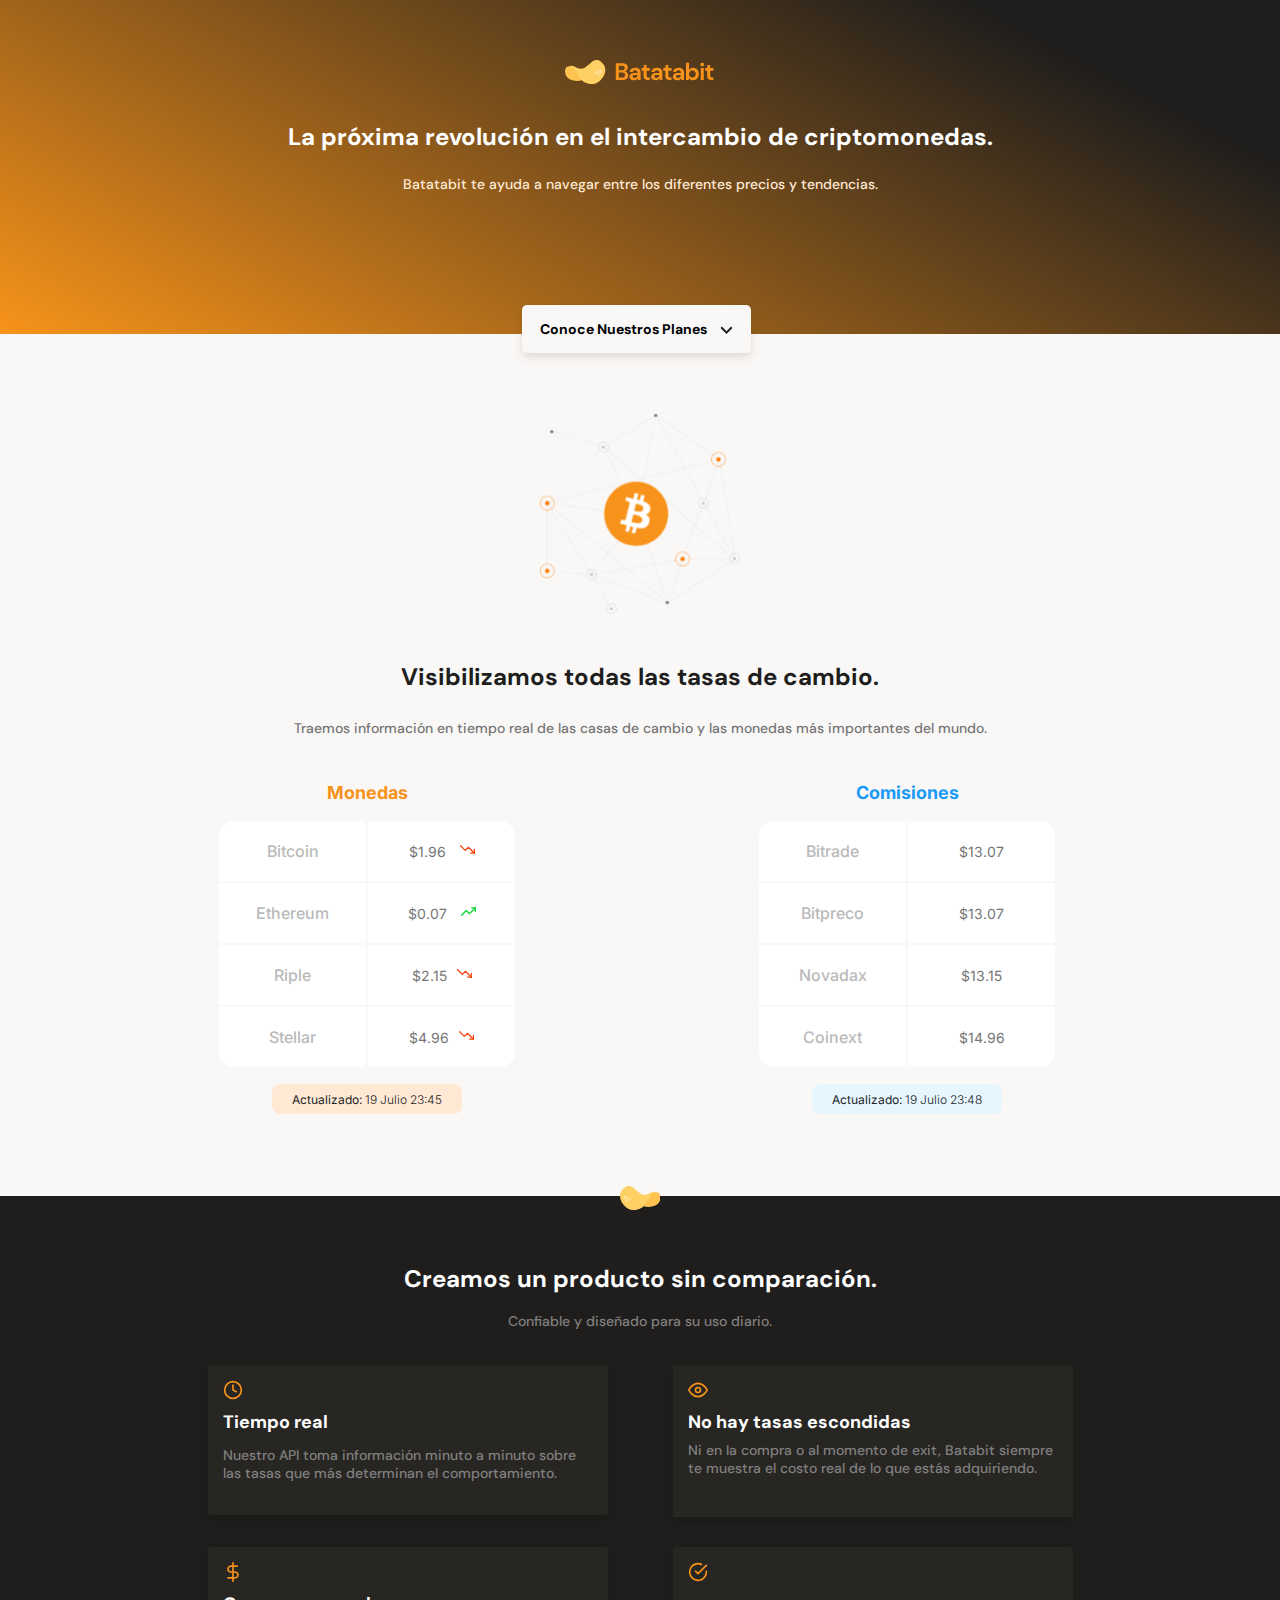
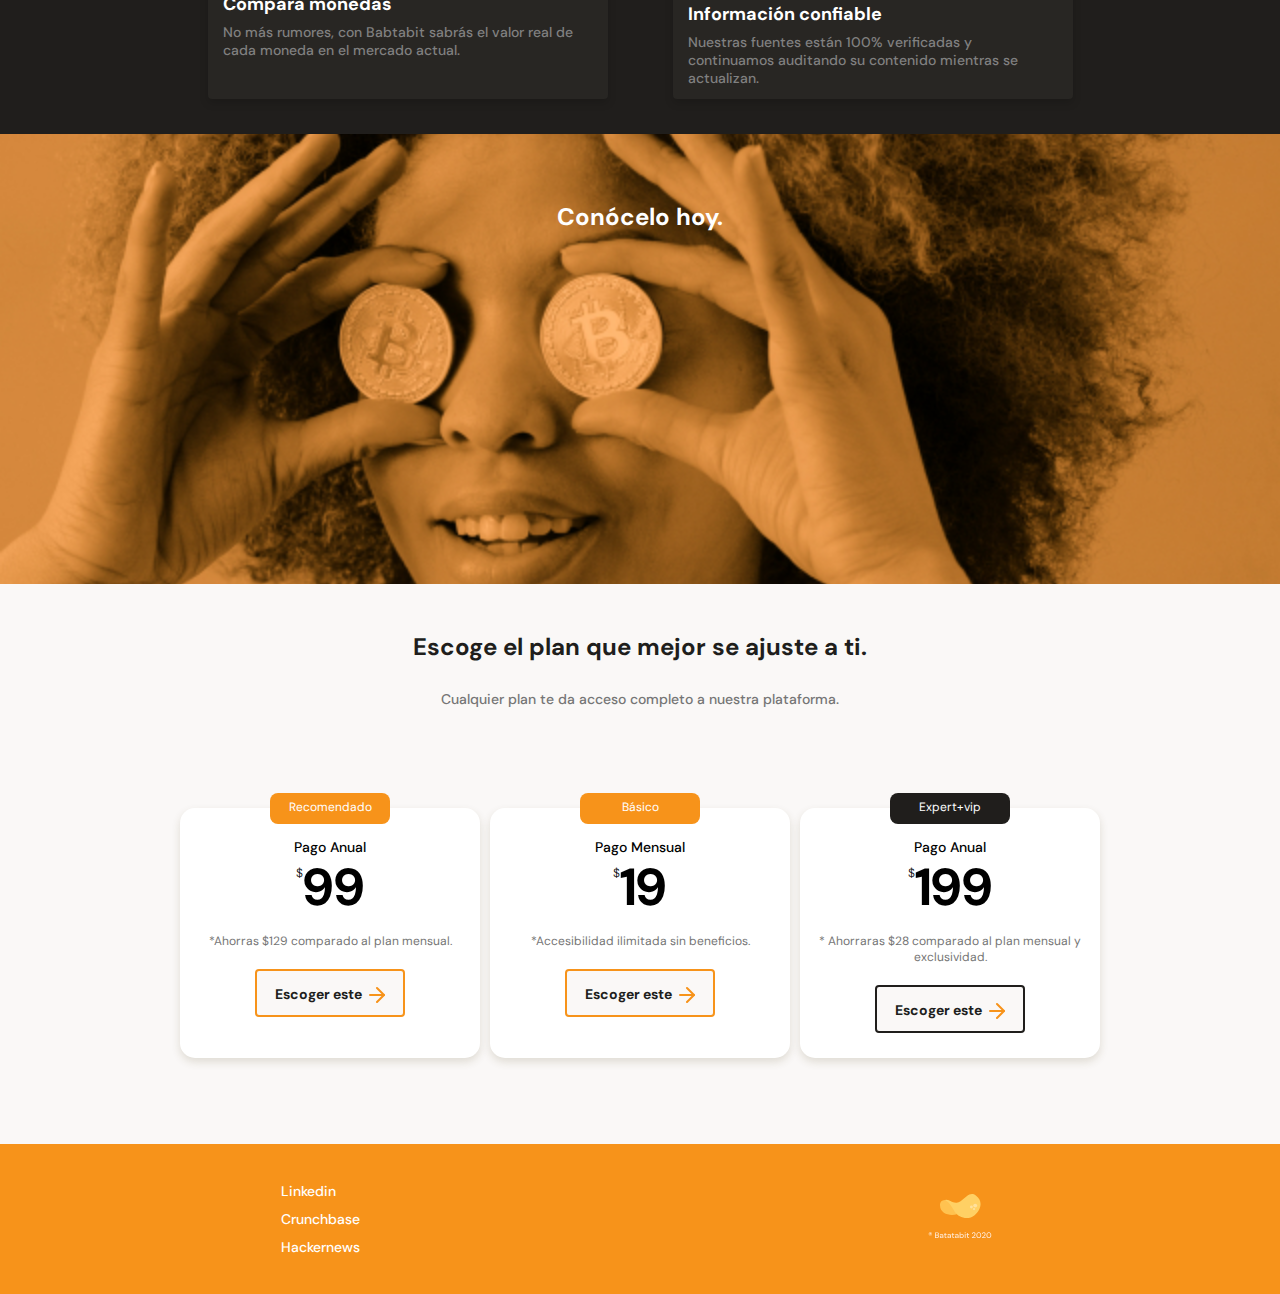
<file: criptomonedas/index.html>
<!DOCTYPE html>
<html lang="en">
<head>
    <meta charset="UTF-8">
    <meta http-equiv="X-UA-Compatible" content="IE=edge">
    <meta name="viewport" content="width=device-width, initial-scale=1.0">
    <title>Criptomonedas</title>
    <link rel="stylesheet" href="./css/style.css">
    <link rel="preconnect" href="https://fonts.googleapis.com">
    <link rel="preconnect" href="https://fonts.gstatic.com" crossorigin>
    <link href="https://fonts.googleapis.com/css2?family=DM+Sans:wght@400;500;700&family=Inter:wght@300;500&display=swap" rel="stylesheet">
    <link rel="stylesheet" href="./css/tablet.css" media="(min-width:930px)">
    <link rel="stylesheet" href="./css/desktop.css" media="(min-width:1086px)">
</head>
<body>
    <header>
        <img src="./assets/icons/logo.svg" alt="Logo">
        <div class="header-title-container">
            <h1>La próxima revolución en el intercambio de criptomonedas.</h1>
            <p>Batatabit te ayuda a navegar entre los diferentes precios y tendencias.</p>
            <a href="#plans" class="header-button">Conoce Nuestros Planes <span></span></a>
        </div>
    </header>
    <main>
        <section class="main-exchange-container">
            <div class="backgroundImg"></div>
            <div class="main-exchange-container-title">
                <h2>Visibilizamos todas las tasas de cambio.</h2>
                <p>Traemos información en tiempo real de las casas de cambio y las monedas más importantes del mundo.</p>
            </div>
            <section class="main-tables-container">
                <div class="main-currency-table">
                    <p class="currency-table--title">Monedas</p>
                    <div class="currency-table--container">
                        <table>
                            <tr>
                                <td class="table__top-left">Bitcoin</td>
                                <td class="table__top-right  table__right">$1.96 <span class="down"></span></td>
                            </tr>
                            <tr>
                                <td>Ethereum</td>
                                <td class="table__right">$0.07 <span class="up"></span></td>
                            </tr>
                            <tr>
                                <td>Riple</td>
                                <td class="table__right">$2.15<span class="down"></span></td>
                            </tr>
                            <tr>
                                <td class="table__bottom-left">Stellar</td>
                                <td class="table__bottom-right  table__right">$4.96<span class="down"></span></td>
                            </tr>
                        </table>
                    </div>
                    <div class="currency-table--date">
                        <p><b> Actualizado:</b> 19 Julio 23:45 </p>
                    </div>
                </div>

                <div class="main-commission-table">
                    <p class="commission-table--title">Comisiones</p>
                    <div class="main-commission-table--container">
                      <table>
                        <tr>
                            <td class="table__top-left">Bitrade</td>
                            <td class="table__top-right table__right">$13.07</td>
                        </tr>
                        <tr>
                            <td>Bitpreco</td>
                            <td class="table__right">$13.07</td>
                        </tr>
                        <tr>
                            <td>Novadax</td>
                            <td class="table__right">$13.15</td>
                        </tr>
                        <tr>
                            <td class="table__bottom-left">Coinext</td>
                            <td class="table__bottom-right table__right">$14.96</td>
                        </tr>
                      </table>
                    </div>
                    <div class="commission-table--date">
                        <p> <b>Actualizado:</b> 19 Julio 23:48</p>
                    </div>
                </div>
            </section>
        </section>
        
        <section class="main-product-detail">
            <span class="product-detail--batata-logo"></span>
            <div class="product-detail--title">
                <h2>Creamos un producto sin comparación.</h2>
                <p>Confiable y diseñado para su uso diario.</p>
            </div>
            <section class="product-cards--container">
                <article class="product-detail--card">
                    <span class="clock"></span>
                    <p class="product--card-title">Tiempo real</p>
                    <p class="product--card-body">Nuestro API toma información minuto a minuto sobre las tasas que más determinan el comportamiento.</p>
                </article>
                <article class="product-detail--card2">
                    <span class="eyes"></span>
                    <p class="product--card2-title">No hay tasas escondidas</p>
                    <p class="product--card2-body">Ni en la compra o al momento de exit, Batabit siempre te muestra el costo real de lo que estás adquiriendo.</p>
                </article>
                <article class="product-detail--card3">
                    <span class="dollar"></span>
                    <p class="product--card3-title">Compara monedas</p>
                    <p class="product--card3-body">No más rumores, con Babtabit sabrás el valor real de cada moneda en el mercado actual.</p>
                </article>
                <article class="product-detail--card4">
                    <span class="checkcircle"></span>
                    <p class="product--card4-title">Información confiable</p>
                    <p class="product--card4-body">Nuestras fuentes están 100% verificadas y continuamos auditando su contenido mientras se actualizan.</p>
                </article>
            </section>
        </section>
        <section class="bitcoin-img-container">
            <h2>Conócelo hoy.</h2>
        </section>
        <section id="plans" class="main-plans-container">
            <div class="plans-title">
                <h2>Escoge el plan que mejor se ajuste a ti.</h2>
                <p>Cualquier plan te da acceso completo a nuestra plataforma.</p>
            </div>
            <section class="plans-container--slider">
                <article class="plans-container--card">
                    <p class="recommended">Recomendado</p>
                    <div class="plan-info-container">
                        <h3 class="plan-card--title">Pago Anual</h3>
                        <p class="plan-card--price"><span>$</span>99</p>
                        <p class="plan-card--saving">*Ahorras $129 comparado al plan mensual.</p>
                        <button class="plan-card--ca">Escoger este <span></span></button>
                    </div>
                </article>
                <article class="plans-container--card2">
                    <p class="basic">Básico</p>
                    <div class="plan-info-container2">
                        <h3 class="plan-card--title2">Pago Mensual</h3>
                        <p class="plan-card--price2"><span>$</span>19</p>
                        <p class="plan-card--saving2">*Accesibilidad ilimitada sin beneficios.</p>
                        <button class="plan-card--ca2">Escoger este <span></span></button>
                    </div>
                </article>
                <article class="plans-container--card3">
                    <p class="expert">Expert+vip</p>
                    <div class="plan-info-container3">
                        <h3 class="plan-card--title3">Pago Anual</h3>
                        <p class="plan-card--price3"><span>$</span>199</p>
                        <p class="plan-card--saving3">* Ahorraras $28 comparado al plan mensual y exclusividad.</p>
                        <button class="plan-card--ca3">Escoger este <span></span></button>
                    </div>
                </article>
            </section>
        </section>
    </main>
    <footer>
        <section class="left">
            <ul>
                <li><a href="#">Linkedin</a></li>
                <li><a href="#">Crunchbase</a></li>
                <li><a href="#">Hackernews</a></li>
            </ul>
        </section>
        <section class="right">
            <img src="./assets/img/logo-footer.svg" alt="Logo de Batata 2021">
        </section>
    </footer>
</body>
</html>
</file>
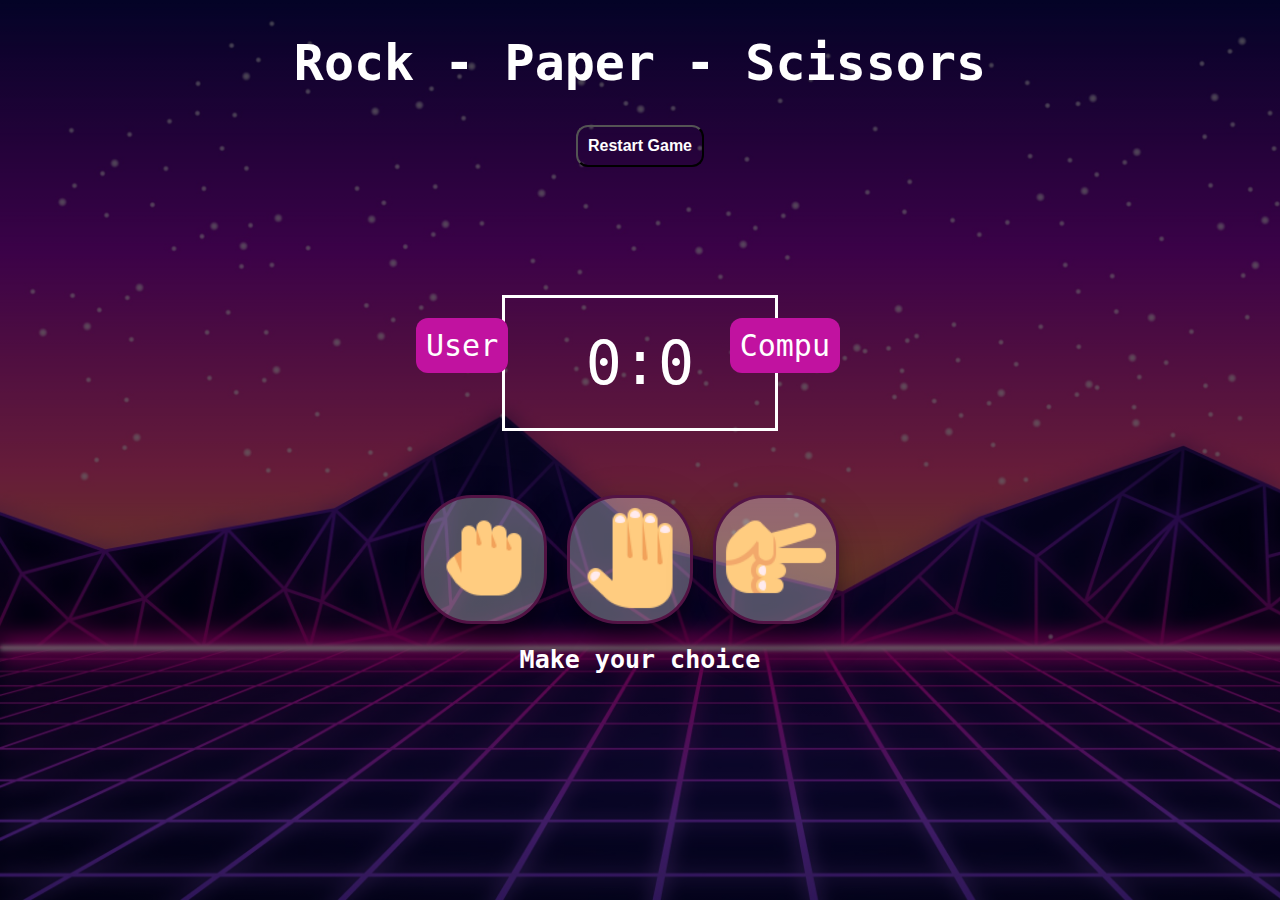
<file: rock-paper-scissors--master/index.html>
<!DOCTYPE html>
<html lang="en">

<head>
  <meta charset="UTF-8">
  <meta name="viewport" content="width=device-width, initial-scale=1.0">
  <link rel="stylesheet" href="css/style.css">
  <link rel="stylesheet" href="css/modal.css">
  <title>Rock-paper-scissors</title>
</head>

<body>
  <header>
    <h1>Rock - Paper - Scissors</h1>
  </header>
  <div class="btn-container">
    <button id="restart" class="restart-btn">Restart Game</button>
  </div>
  <div class="score-board">
    <div id="user-badge" class="badge">User</div>
    <div id="cpu-badge" class="badge">Compu</div>
    <span id="user-score">0</span>:<span id="cpu-score">0</span>
  </div>
  <div class="choices">
    <div id="rock" class="choice">
      <img src="images/rock.png" alt="">
    </div>
    <div id="paper" class="choice">
      <img src="images/paper.png" alt="">
    </div>
    <div id="scissors" class="choice">
      <img src="images/scissors.png" alt="">
    </div>
  </div>
  <h2>Make your choice</h2>
  </div>

  <!-- Modal -->
  <div class="modal">
    <div id="result" class="modal-content"></div>
  </div>
  <script src="js/main.js"></script>
</body>

</html>
</file>
<file: criptomonedas/css/style.css>
/* 
  1.posicionamiento
  2.Modelo de caja (box model)
  3.Tipografia
  4.Efectos visuales
  5.Otras reglas
*/
:root{
    /* colores */
    --bitcoin-orange:#F7931A;
    --soft-orange:#FFE9D5;
    --secondary-blue:#1A9AF7;
    --soft-blue:#E7F5FF;
    --black:#282623;
    --warm-black:#201E1C;
    --gre:#BABABA;
    --off-white:#FAF8F7;
    --just-white:#FFFFFF;
    --product-container:#808080;
}
*{
    box-sizing: border-box;
    margin: 0;
    padding: 0;
}
html{
    font-size: 62.5%;
    font-family: 'DM Sans', sans-serif;
}
header{
    position:relative;
    display: flex;
    flex-direction: column;
    justify-content: center;    
    width: 100%;
    min-width: 320px;/*es el tamaño mas pequeño en moviles*/
    height: 334px;
    text-align: center;
    background: linear-gradient(207.8deg, #201E1C 16.69%, #F7931A 100%); /*el linear-gradient es para el fondo difuminado*/
}
header img{
    width: 150px;
    height: 24px;
    margin-top: 60px;
    align-self: center; /*esta es la forma de centrar a un elemento que tenga un contenedor con display:flex*/
}

.header-title-container{
    width: 90%;
    min-width: 288px;
    max-width: 900px;/*es para llegue a los 900px este deja de crecer*/
    height: 218px;
    margin-top: 40px;
    text-align: center;
    align-self: center;
}
.header-title-container h1{
    font-size: 2.4rem;
    font-weight: bold;/*es para el peso de la fuente*/
    line-height: 2.6rem;/*es la dimension que van a tener entre lineas*/
    color: var(--just-white);
}
.header-title-container p{
    margin-top: 25px;
    font-size: 1.4rem;
    font-weight: 500;
    line-height: 1.8rem;
    color: var(--soft-orange);
}
.header-title-container .header-button{
    position: absolute;
    left: calc(50% - 118px); /*nos ayud a general un calculo*/
    top: 270px;
    display: block;
    margin-top: 35px;
    padding: 15px;
    width: 229px;
    height: 48px;
    background-color: var(--off-white);
    /* sombre */
    box-shadow: 0px 4px 8px rgba(89, 73, 30, 0.16);
    border: none;
    border-radius: 5px;
    font-size: 1.4rem;
    font-weight: bold;
    text-decoration: none;
    color: var (var(--warm-black));
}
.header-button span{
    display: inline-block;
    width: 13px;
    height: 8px;
    margin-left: 10px;
    background-image: url('../assets/icons/down-arrow.svg');
}

main{
    width: 100%;
    height:auto;
    background-color:var(--off-white) ;
}
.main-exchange-container{
    width:100%;
    height: auto;
    padding-top: 80px;
    padding-bottom: 30px;
    text-align: center;
}
.main-exchange-container-title{
    width: 90%;
    min-width:288px;
    max-width: 900px;
    margin: 0 auto;
}
.main-exchange-container .backgroundImg{
    width: 200px;
    height: 200px;
    margin: 0 auto;
    margin-bottom: 50px;
    background-image: url('../assets/img/Bitcoin.svg');
    background-size: cover;
    background-position: center;
    background-repeat: no-repeat;
}
.main-exchange-container h2{
    margin-bottom: 30px;
    font-size: 2.4rem;
    font-weight: bold;
    line-height: 2.6rem;
    color: var(--warm-black);
}
.main-exchange-container p{
    margin-bottom: 30px;
    font-size: 1.4rem;
    font-weight: 500;
    line-height: 1.6rem;
    color: #757575;
}
.main-tables-container{
    display: flex;
    height: 400px;/*tiene que se mas alto que las tarjetas*/
    overflow-x: scroll;
    overscroll-behavior-x: contain;
    scroll-snap-type: x proximity
}
.main-currency-table{
    width: 70%;
    min-width: 235px;
    max-width: 500px;
    height: 360px;
    margin: 0 20px;
    font-family: "Inter", sans-serif;
}
.main-currency-table .currency-table--title{
    margin: 15px;
    font-size: 1.8rem;
    font-weight: bold;
    line-height: 2.3rem;
    color: var(--bitcoin-orange);
}
.currency-table--container{
    width: 90%;
    min-width: 230px;
    max-width: 300px;
    height: 250px;
    margin: 0 auto;
}
.currency-table--container table{
    width: 100%;
    height: 100%;
}
.currency-table--container td{
    width: 50%; /*es para que se posicione*/
    font-size: 1.6rem;
    font-weight: 500;
    line-height: 1.9rem;
    color: var(--gre);
    background-color: var(--just-white);
}
.currency-table--container .table__top-left{
    border-radius: 15px 0 0 0;
}
.currency-table--container .table__top-right{
    border-radius: 0 15px 0 0;
}
.currency-table--container .table__bottom-left{
    border-radius: 0 0 0 15px;
}
.currency-table--container .table__bottom-right{
    border-radius: 0 0 15px 0;
}
.currency-table--container .table__right{
    font-size: 1.4rem;
    font-weight: normal;
    line-height: 1.7rem;
    color: #757575;
}
.currency-table--container .down{
    display: inline-block;
    width: 15px;
    height: 15px;
    margin-left: 10px;
    background-image: url('../assets/icons/trending-down.svg');
    background-size: cover;
    background-position:center;
    background-repeat: no-repeat;
}
.currency-table--container .up{
    display: inline-block;
    width: 15px;
    height: 15px;
    margin-left: 10px ;
    background-image: url('../assets/icons/trending-up.svg');
    background-size: cover;
    background-position: center;
    background-repeat: no-repeat;
}
.currency-table--date{
    width: 190px;
    height: 30px;
    margin: 0 auto;
    margin-top: 15px;
    padding: 8px;
    background-color: var(--soft-orange);
    border-radius: 8px;
}
.currency-table--date p{
    font-size: 1.2rem;
    font-weight: 300;
    line-height: 1.5rem;
    color: var(--warm-black);
}

.main-commission-table{
    width: 70%;
    min-width: 235px;
    max-width: 500px;
    height: 360px;
    margin: 0 20px;
    font-family: "Inter", sans-serif;
}
.main-commission-table .commission-table--title{
    margin: 15px;
    font-size: 1.8rem;
    font-weight: bold;
    line-height: 2.3rem;
    color: var(--secondary-blue);
}
.main-commission-table--container{
    width: 90%;
    min-width: 230px;
    max-width: 300px;
    height: 250px;
    margin: 0 auto;
}
.main-commission-table--container table{
    width: 100%;
    height: 100%;
}
.main-commission-table--container td{
    width: 50%; /*es para que se posicione*/
    font-size: 1.6rem;
    font-weight: 500;
    line-height: 1.9rem;
    color: var(--gre);
    background-color: var(--just-white);
}
.main-commission-table--container .table__top-left{
    border-radius: 15px 0 0 0;
}
.main-commission-table--container .table__top-right{
    border-radius: 0 15px 0 0;
}
.main-commission-table--container .table__bottom-left{
    border-radius: 0 0 0 15px;
}
.main-commission-table--container .table__bottom-right{
    border-radius: 0 0 15px 0;
}
.main-commission-table--container .table__right{
    font-size: 1.4rem;
    font-weight: normal;
    line-height: 1.7rem;
    color: #757575;
}
.commission-table--date{
    width: 190px;
    height: 30px;
    margin: 0 auto;
    margin-top: 15px;
    padding: 8px;
    background-color: var(--soft-blue);
    border-radius: 8px;
}
.commission-table--date p{
    font-size: 1.2rem;
    font-weight: 300;
    line-height: 1.5rem;
    color: var(--warm-black);
}

.main-product-detail{
    position: relative;
    width: 100%;
    min-width: 320px;
    height: auto;
    padding: 20px 10px;
    background-color: var(--warm-black);
}
.product-detail--batata-logo{
    position: absolute;
    width: 40px;
    height: 25px;
    top:-10px;
    left: calc(50% - 20px);
    background-image: url('../assets/icons/batata.svg');
}

.product-detail--title{
    width: 90%;
    min-width: 288px;
    height: auto;
    margin: 0 auto;
    margin-top:50px;
    text-align: center;
}
.product-detail--title h2{
    margin-bottom: 20px;
    font-size: 2.4rem;
    font-weight: bold;
    line-height: 2.6rem;
    color: var(--just-white);
}
.product-detail--title p{
    margin-bottom:20px;
    font-size: 1.4rem;
    font-weight: 500;
    line-height: 1.8rem;
    color: var(--product-container);
}
.product-detail--card{
    width: 90%;
    min-width: 288px;
    max-width: 400px;
    height: 150px;
    margin: 15px auto;
    padding: 15px;
    background-color: var(--black);
    border-radius: 4px;
    box-shadow: 0 4px 8px rgba(0, 0, 0, 0.16);
}
.product-detail--card .clock{
    display: inline-block;
    width: 20px;
    height:20px;
    margin-bottom:10px;
    background-image: url('../assets/icons/clock.svg');
    background-size: cover;
    background-position: center;
    background-repeat: no-repeat;
}
.product--card-title{
    margin-bottom: 15px;
    font-size: 1.8rem;
    font-weight: bold;
    line-height: 1.8rem;
    color: var(--just-white);
}
.product--card-body{
    font-size: 1.4rem;
    font-weight: 500;
    line-height: 1.8rem;
    color: var(--product-container);
}

.product-detail--card2{
    width: 90%;
    min-width: 288px;
    max-width: 400px;
    height: 152px;
    margin: 15px auto;
    padding: 15px;
    background-color: var(--black);
    box-shadow: 0px 4px 8px rgba(0, 0, 0, 0.16);
}
.product-detail--card2 .eyes{
    display: inline-block;
    width: 20px;
    height: 20px;
    margin-bottom: 10px;
    background-image: url('../assets/icons/eye.svg');
    background-size: cover;
    background-position: center;
    background-repeat: no-repeat;
}
.product--card2-title{
    margin-bottom: 10px;
    font-size: 1.8rem;
    font-weight: bold;
    line-height: 1.8rem;
    color: var(--just-white);
}
.product--card2-body{
    font-size: 1.4rem;
    font-weight: 500;
    line-height: 1.8rem;
    color: var(--product-container);
}

.product-detail--card3{
    width: 90%;
    min-width: 288px;
    max-width: 400px;
    height: 152px;
    margin: 15px auto;
    padding: 15px;
    background-color: var(--black);
    box-shadow: 0px 4px 8px rgba(0, 0, 0, 0.16);
    border-radius: 4px;
}
.product-detail--card3 .dollar{
    display: inline-block;
    width: 20px;
    height: 20px;
    margin-bottom: 10px;
    background-image: url('../assets/icons/dollar-sign.svg');
    background-size: cover;
    background-position: center;
    background-repeat: no-repeat;
}
.product--card3-title{
    margin-bottom: 10px;
    font-size: 1.8rem;
    font-weight: bold;
    line-height: 1.8rem;
    color: var(--just-white);
}
.product--card3-body{
    font-size: 1.4rem;
    font-weight: 500;
    line-height: 1.8rem;
    color: var(--product-container);
}

.product-detail--card4{
    width: 90%;
    min-width: 288px;
    max-width: 400px;
    height: 152px;
    margin: 15px auto;
    padding: 15px;
    background-color: var(--black);
    box-shadow: 0px 4px 8px rgba(0, 0, 0, 0.16);
    border-radius: 4px;
}
.product-detail--card4 .checkcircle{
    display: inline-block;
    width: 20px;
    height: 20px;
    margin-bottom: 20px;
    background-image: url('../assets/icons/check-circle.svg');
    background-size: cover;
    background-position: center;
    background-repeat: no-repeat;
}
.product--card4-title{
    margin-bottom: 10px;
    font-size: 1.8rem;
    font-weight: bold;
    line-height: 1.8rem;
    color: var(--just-white);
}
.product--card4-body{
    font-size: 1.4rem;
    font-weight: 500;
    line-height: 1.8rem;
    color: var(--product-container);
}

.bitcoin-img-container{
    width: 100%;
    min-width: 320px;
    height: 50vh; /*es como un 50%*/
    text-align: center;
    background-image: url('../assets/img/bitcoinbaby2x.jpg');
    background-size: cover;
    background-position: center;
    background-repeat: no-repeat;
}
.bitcoin-img-container h2{
    padding-top:70px;
    font-size: 2.4rem;
    font-weight: bold;
    line-height: 2.6rem;
    color: var(--just-white);
}

.main-plans-container{
    width:100%;
    min-width: 320px;    
    padding-bottom: 70px;
    text-align: center
}

.plans-title {
    width: 90%;
    min-width: 320px;
    height: auto;
    margin: 0 auto;
    margin-bottom:50px;
}
.plans-title h2{
    padding-top: 50px;
    font-size: 2.4rem;
    font-weight: bold;
    line-height: 2.6rem;
    color: var(--warm-black);
}
.plans-title p{
    padding-top: 30px;
    font-size: 1.4rem;
    font-weight: 500;
    line-height: 1.8rem;
    color: #757575;
}

/* hacer el scroll horizontal */
.plans-container--slider{
    display:flex;
    height: 316px;/*tiene que se mas alto que las tarjetas*/
    overflow-x: scroll;
    overscroll-behavior-x: contain;
    scroll-snap-type: x proximity;
}
/* las tarjetas deben de tener una regla para la animacion */
.plans-container--card{
    position:relative;
    width: 70%;
    min-width: 190px;
    max-width:300px;/*esto es para que no crezca tanto, para luego acomodarlo con mediacueris*/
    height: 250px;
    margin: 50px 5px 0;
    padding:0 15px; /*nos ayuda a centrarlo y a crear un borde*/
    background-color: var(--just-white);
    box-shadow: 0 4px 8px rgba(89, 73, 30, 0.16);
    border-radius: 15px;
}
.recommended{
    position: absolute;
    width: 120px;
    height: 31px;
    padding:6px; /*para centrar un parrafo*/
    top: -15px;
    left: calc(50% - 60px);
    font-size: 1.2rem;
    background-color: var(--bitcoin-orange);
    border-radius: 8px;
    color: var(--just-white);
}
.plan-card--title{
    padding-top:30px;
    font-size:1.4rem;
    font-weight: 500;
    line-height: 1.8rem;
    color: black;
}
.plan-card--price{
    padding: 5px 0;
    font-size: 5.2rem;
    font-weight: bold;
    line-height: 5.3rem;
    color: black;
}
.plan-card--price span{
    position: relative; bottom: 28px;
    font-size: 1.2rem;
    font-weight: 300;
}
.plan-card--saving{
    font-size: 1.2rem;
    color: #757575;
}
.plan-card--ca{
    width: 150px;
    height: 48px;
    margin-top: 20px;
    background-color: #faf8f7;
    border: 2px solid var(--bitcoin-orange);
    border-radius: 4px;
    font-family: 'DM Sans', sans-serif;
    font-size:1.4rem;
    font-weight:bold;
    line-height: 1.8rem;
    color: var(--warm-black);
}
.plan-card--ca span{
    display:inline-block;
    width:20px;
    height: 20px;
    background-image: url('../assets/icons/orange-right-arrow.svg');
    vertical-align: text-bottom;
}

.plans-container--card2{
    position:relative;
    scroll-snap-align:center;/*esto ayuda a que me jale al centro*/
    width: 70%;
    min-width: 190px;
    max-width:300px;/*esto es para que no crezca tanto, para luego acomodarlo con mediacueris*/
    height: 250px;
    margin: 50px 5px 0;
    padding:0 15px; /*nos ayuda a centrarlo y a crear un borde*/
    background-color: var(--just-white);
    box-shadow: 0 4px 8px rgba(89, 73, 30, 0.16);
    border-radius: 15px;
}
.basic{
    position: absolute;
    width: 120px;
    height: 31px;
    padding:6px; /*para centrar un parrafo*/
    top: -15px;
    left: calc(50% - 60px);
    font-size: 1.2rem;
    background-color: var(--bitcoin-orange);
    border-radius: 8px;
    color: var(--just-white);
}
.plan-card--title2{
    padding-top:30px;
    font-size:1.4rem;
    font-weight: 500;
    line-height: 1.8rem;
    color: black;
}
.plan-card--price2{
    padding: 5px 0;
    font-size: 5.2rem;
    font-weight: bold;
    line-height: 5.3rem;
    color: black;
}
.plan-card--price2 span{
    position: relative; bottom: 28px;
    font-size: 1.2rem;
    font-weight: 300;
}
.plan-card--saving2{
    font-size: 1.2rem;
    color: #757575;
}
.plan-card--ca2{
    width: 150px;
    height: 48px;
    margin-top: 20px;
    background-color: #faf8f7;
    border: 2px solid var(--bitcoin-orange);
    border-radius: 4px;
    font-family: 'DM Sans', sans-serif;
    font-size:1.4rem;
    font-weight:bold;
    line-height: 1.8rem;
    color: var(--warm-black);
}
.plan-card--ca2 span{
    display:inline-block;
    width:20px;
    height: 20px;
    background-image: url('../assets/icons/orange-right-arrow.svg');
    vertical-align: text-bottom;
}

.plans-container--card3{
    position:relative;
    width: 70%;
    min-width: 190px;
    max-width:300px;/*esto es para que no crezca tanto, para luego acomodarlo con mediacueris*/
    height: 250px;
    margin: 50px 5px 0;
    padding:0 15px; /*nos ayuda a centrarlo y a crear un borde*/
    background-color: var(--just-white);
    box-shadow: 0 4px 8px rgba(89, 73, 30, 0.16);
    border-radius: 15px;
}
.expert{
    position: absolute;
    width: 120px;
    height: 31px;
    padding:6px; /*para centrar un parrafo*/
    top: -15px;
    left: calc(50% - 60px);
    font-size: 1.2rem;
    background-color: var(--warm-black);
    border-radius: 8px;
    color: var(--just-white);
}
.plan-card--title3{
    padding-top:30px;
    font-size:1.4rem;
    font-weight: 500;
    line-height: 1.8rem;
    color: black;
}
.plan-card--price3{
    padding: 5px 0;
    font-size: 5.2rem;
    font-weight: bold;
    line-height: 5.3rem;
    color: black;
}
.plan-card--price3 span{
    position: relative; bottom: 28px;
    font-size: 1.2rem;
    font-weight: 300;
}
.plan-card--saving3{
    font-size: 1.2rem;
    color: #757575;
}
.plan-card--ca3{
    width: 150px;
    height: 48px;
    margin-top: 20px;
    background-color: #faf8f7;
    border: 2px solid var(--warm-black);
    border-radius: 4px;
    font-family: 'DM Sans', sans-serif;
    font-size:1.4rem;
    font-weight:bold;
    line-height: 1.8rem;
    color: var(--warm-black);
}
.plan-card--ca3 span{
    display:inline-block;
    width:20px;
    height: 20px;
    background-image: url('../assets/icons/orange-right-arrow.svg');
    vertical-align: text-bottom;
}

footer{
    display:flex;
    width:100%;
    height: 150px;
    background-color: var(--bitcoin-orange);
}
footer section{
    display:flex;
    width:50%;
    justify-content: center;
    align-items: center;
}
footer .left ul{
    font-size: 1.4rem;
    font-weight: 500;
    line-height:1.8rem;
    list-style: none;
}
.left li{
    margin:10px 0
}
.left a{
    text-decoration: none;
    color:var(--just-white);
}
</file>
<file: criptomonedas/css/tablet.css>
.product-cards--container{
    display:flex;
    flex-wrap: wrap;
    width: 930px;/*es donde queremos el cambio*/
    margin:0 auto;
}
.plans-container--slider{
    justify-content: center;
    overflow-y: hidden;
}
</file>
<file: criptomonedas/css/desktop.css>
.main-tables-container{
    width: 1086px;
    margin: 0 auto;
    overflow-x: hidden;
}
.plans-container--slider{
    overflow-y: hidden;
    overflow-x: hidden;
}
</file>
<file: rock-paper-scissors--master/css/style.css>
body{
  margin: 0;
  padding: 0;
  box-sizing: border-box;
  background: linear-gradient(rgba(0, 0, 0, 0.6), rgba(0, 0, 0, 0.6)), url("../images/background.jpg");
  background-attachment: fixed;
  background-repeat: no-repeat;
  background-size: cover;
  font-family: monospace;
}

header{
  text-align:center; 
  color: white;
  font-size: 25px;
}

/* ------------------------------Restart button */
.btn-container{
  text-align: center;
}

.restart-btn {
  color: white;
  background-color: transparent;
  border-radius: 12px;
  padding: 10px 10px;
  font-weight: bold;
  font-size: 16px;
  cursor: pointer;
  transition: all 0.3s ease;
}

.restart-btn:hover{
  cursor: pointer;
  background-color: white;
  color: black;
}

/* ------------------------------Score board */
.score-board{
  margin: 10% auto 5%;
  text-align: center;
  color: white;
  border: 3px solid white;
  text-align: center;
  width: 250px;
  font-size: 60px;
  padding: 30px 10px;
  position: relative
}

.badge{
  background:#c112a0;
  font-size: 30px;
  padding: 10px 10px;
  border-radius: 12px;
}

#user-badge{
  position: absolute;
  top: 20px;
  left: -89px;
}

#cpu-badge{
  position: absolute;
  top: 20px;
  right: -65px;
}

/* ------------------------------Player choices */
.choices{
  display: flex;
  justify-content: center;
}

.choices .choice {
  cursor: pointer;
  border: 3px solid  #531345;
  background-color: rgba(255, 255, 255, 0.3);
  border-radius: 40%;
  margin-right: 20px;
  box-shadow: 0 12px 16px 0 rgba(0,0,0,0.24), 0 17px 50px 0 rgba(0,0,0,0.19);
  transition: all 0.1s ease;
}

.choices .choice:hover{
  cursor: pointer;
  background: #531345;
}

.choices .choice img{
  width: 120px;
}

h2{
  text-align: center;
  color: white;
  font-size: 25px;
}

/* ------------------------------Modal */
.text-win{
  color: #289a28;
  font-size: 40px;
}

.text-lose{
  color: #ff0000;
  font-size: 40px;
}

.modal-content p{
  font-size: 18px;
}
</file>
<file: rock-paper-scissors--master/css/modal.css>
.modal{
  display: none;
  position: fixed;
  z-index: 1;
  left: 0;
  top: 0;
  height: 100%;
  width: 100%;
  overflow: auto;
  text-align: center;
  background-color: rgba(26, 5, 21, 0.5);
}

.modal-content{
  margin: 15% auto;
  width: 300px;
  height: 150px;
  background-color: white;
  border-radius: 12px;
  box-shadow: 0 12px 16px 0 rgba(0,0,0,0.24), 0 17px 50px 0 rgba(0,0,0,0.19);
  text-align: center;
  padding: 4%;
  animation-name: modalopen;
  animation-duration: 1s; 
}

@keyframes modalopen{
  from{
    opacity: 0;
  }

  to{
    opacity: 1;
  }
}
</file>
